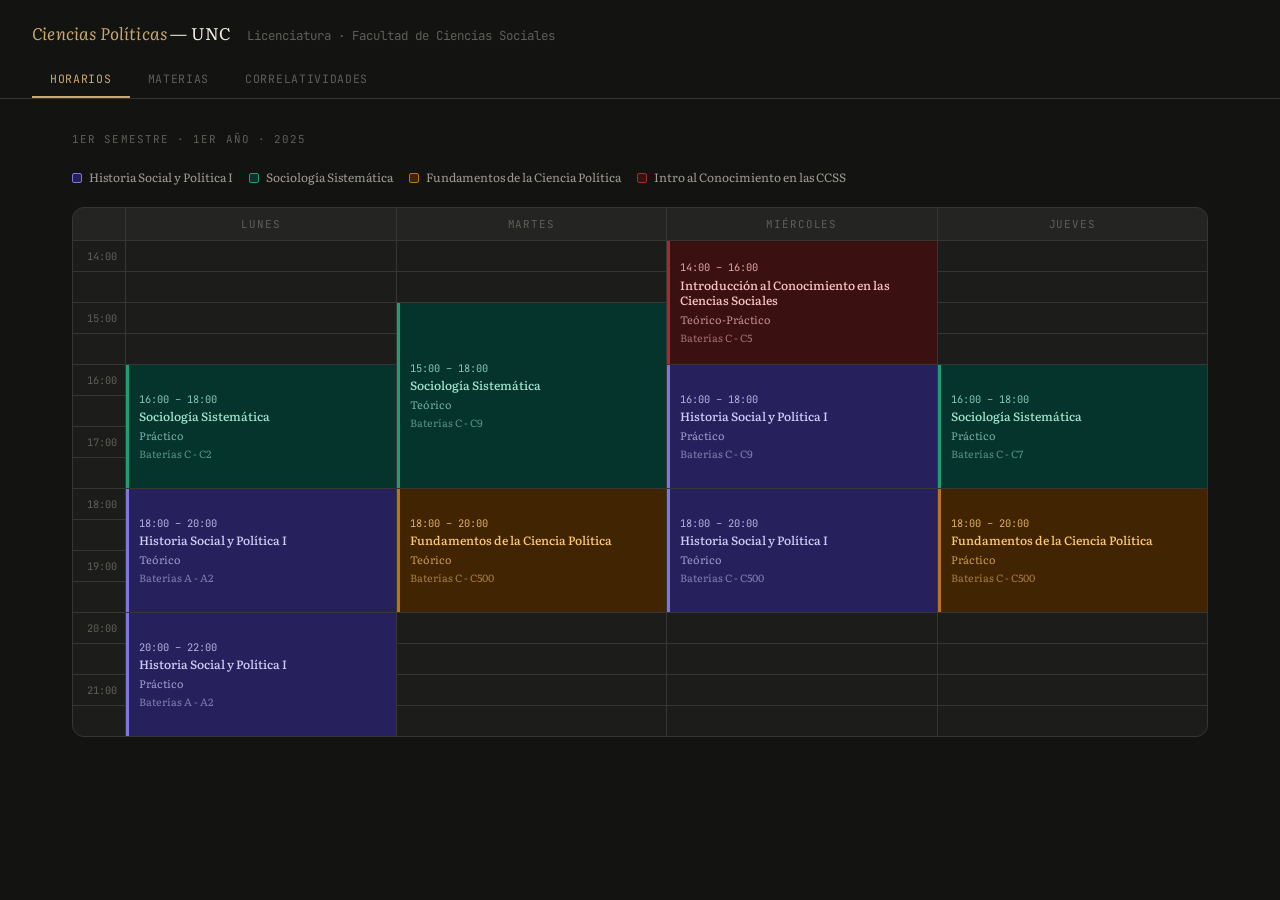
<file: index.html>
<!DOCTYPE html>
<html lang="es">
<head>
  <meta charset="UTF-8" />
  <meta name="viewport" content="width=device-width, initial-scale=1.0" />
  <title>Ciencias Políticas — UNC</title>
  <link rel="stylesheet" href="css/style.css" />
</head>
<body>

<header>
  <div class="header-top">
    <span class="site-title"><em>Ciencias Políticas</em> — UNC</span>
    <span class="site-sub">Licenciatura · Facultad de Ciencias Sociales</span>
  </div>
  <nav>
    <ul class="tabs">
      <li><button class="tab-btn active" data-tab="horarios">Horarios</button></li>
      <li><button class="tab-btn" data-tab="materias">Materias</button></li>
      <li><button class="tab-btn" data-tab="correlatividades">Correlatividades</button></li>
    </ul>
  </nav>
</header>

<main>

  <!-- ── HORARIOS ────────────────────────────────────────────── -->
  <section id="panel-horarios" class="tab-panel active">
    <p class="section-label">1er Semestre · 1er Año · 2025</p>

    <div class="horarios-legend">
      <span class="leg-item">
        <span class="leg-dot" style="background:#26215c;border:1px solid #7f77dd"></span>
        Historia Social y Política I
      </span>
      <span class="leg-item">
        <span class="leg-dot" style="background:#04342c;border:1px solid #1d9e75"></span>
        Sociología Sistemática
      </span>
      <span class="leg-item">
        <span class="leg-dot" style="background:#412402;border:1px solid #ba7517"></span>
        Fundamentos de la Ciencia Política
      </span>
      <span class="leg-item">
        <span class="leg-dot" style="background:#3a1010;border:1px solid #a32d2d"></span>
        Intro al Conocimiento en las CCSS
      </span>
    </div>

    <div class="grid-scroll">
      <div class="schedule-grid" id="schedule-grid"></div>
    </div>
  </section>

  <!-- ── MATERIAS ────────────────────────────────────────────── -->
  <section id="panel-materias" class="tab-panel">
    <p class="section-label">1er Año · Materias del Ciclo Inicial</p>
    <div class="materias-grid" id="materias-container"></div>
  </section>

  <!-- ── CORRELATIVIDADES ────────────────────────────────────── -->
  <section id="panel-correlatividades" class="tab-panel">
    <p class="section-label">Plan de estudios completo — Licenciatura en Ciencia Política</p>

    <div class="correl-legend">
      <span class="leg-item">
        <span class="leg-dot" style="background:#3a3a38;border:1px solid #888780"></span>
        Nivelación
      </span>
      <span class="leg-item">
        <span class="leg-dot" style="background:#2e2980;border:1px solid #7f77dd"></span>
        Ciclo Inicial Común
      </span>
      <span class="leg-item">
        <span class="leg-dot" style="background:#0a4a38;border:1px solid #1d9e75"></span>
        Formación Específica
      </span>
      <span class="leg-item">
        <span class="leg-dot" style="background:#4a2e08;border:1px solid #ba7517"></span>
        Formación Profesional
      </span>
    </div>

    <div id="correl-canvas-wrap">
      <canvas id="correl-canvas"></canvas>
    </div>
  </section>

</main>

<div id="tooltip"></div>
<script src="js/app.js"></script>
</body>
</html>
</file>
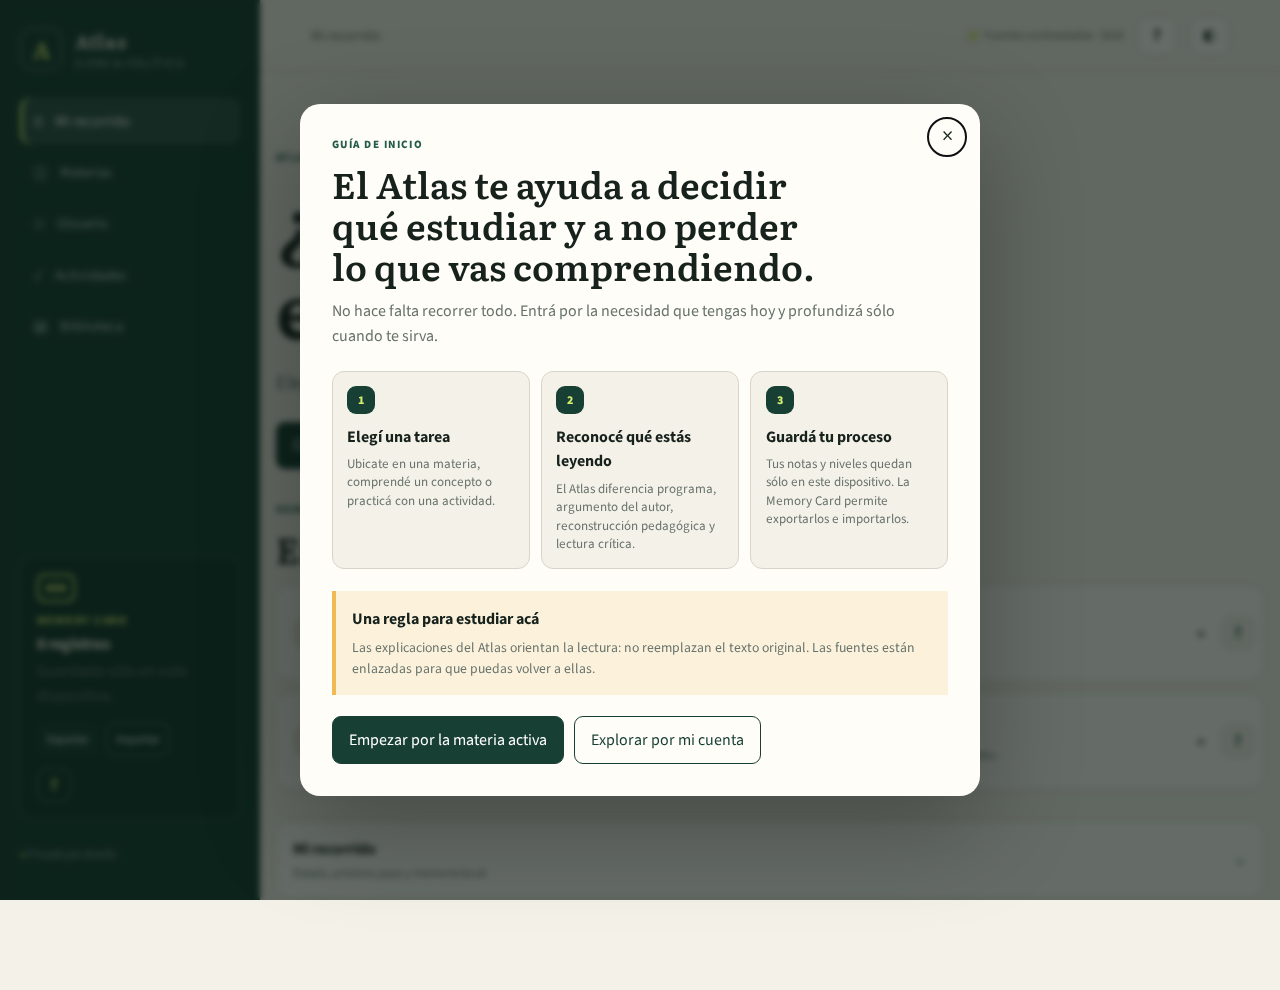
<file: atlas/index.html>
<!doctype html>
<html lang="es">
  <head>
    <meta charset="UTF-8" />
    <meta name="viewport" content="width=device-width, initial-scale=1.0" />
    <meta
      name="description"
      content="Atlas personal para estudiar Ciencia Política con trazabilidad académica y memoria local."
    />
    <title>Atlas · Ciencia Política</title>
    <script>
      (() => {
        const saved = localStorage.getItem("atlas-theme");
        const theme = saved || (matchMedia("(prefers-color-scheme: dark)").matches ? "dark" : "light");
        document.documentElement.dataset.theme = theme;
      })();
    </script>
    <link rel="stylesheet" href="./css/styles.css" />
  </head>
  <body>
    <a class="skip-link" href="#contenido">Saltar al contenido</a>
    <div class="app-shell">
      <aside class="sidebar" aria-label="Navegación principal">
        <a class="brand" href="#/" aria-label="Inicio del Atlas">
          <span class="brand-mark" aria-hidden="true">A</span>
          <span><strong>Atlas</strong><small>Ciencia Política</small></span>
        </a>

        <nav class="primary-nav">
          <a data-route="home" href="#/">
            <span aria-hidden="true">⌂</span> Mi recorrido
          </a>
          <a data-route="subject" href="#/materia/economia-politica-i">
            <span aria-hidden="true">◫</span> Materias
          </a>
          <a data-route="glossary" href="#/glosario">
            <span aria-hidden="true">◇</span> Glosario
          </a>
          <a data-route="activities" href="#/actividades">
            <span aria-hidden="true">✓</span> Actividades
          </a>
          <a data-route="library" href="#/biblioteca">
            <span aria-hidden="true">▤</span> Biblioteca
          </a>
        </nav>

        <section class="sidebar-card" aria-labelledby="memory-title">
          <div class="memory-icon" aria-hidden="true"><span></span><span></span><span></span></div>
          <div>
            <p class="eyebrow" id="memory-title">Memory Card</p>
            <p><strong id="memory-records">0 registros</strong></p>
            <p class="muted">Guardada sólo en este dispositivo.</p>
          </div>
          <div class="memory-actions">
            <button class="button button-small" id="export-memory" type="button">Exportar</button>
            <label class="button button-small button-ghost" for="import-memory">Importar</label>
            <input id="import-memory" type="file" accept="application/json,.json" hidden />
          </div>
          <button class="memory-help" id="memory-help" type="button" data-tooltip="Cómo funciona la Memory Card" aria-label="Ayuda sobre la Memory Card">?</button>
        </section>

        <p class="privacy-note"><span aria-hidden="true">●</span> Privado por diseño</p>
      </aside>

      <div class="page-column">
        <header class="topbar">
          <button class="menu-button" id="menu-button" type="button" aria-label="Abrir menú" aria-expanded="false">☰</button>
          <div class="breadcrumb" id="breadcrumb">Mi recorrido</div>
          <div class="topbar-actions">
            <div class="source-status"><span></span> Fuentes contrastadas · 2026</div>
            <button class="icon-button" id="help-button" type="button" data-tooltip="Ayuda sobre esta pantalla" aria-label="Ayuda sobre esta pantalla">?</button>
            <button class="theme-button" id="theme-button" type="button" data-tooltip="Cambiar tema" aria-label="Activar modo oscuro">◐</button>
          </div>
        </header>
        <main id="contenido" tabindex="-1"></main>
      </div>
    </div>

    <dialog class="onboarding" id="onboarding-dialog" aria-labelledby="onboarding-title">
      <div class="onboarding-sheet">
        <button class="dialog-close" id="onboarding-close" type="button" aria-label="Cerrar guía">×</button>
        <p class="eyebrow">Guía de inicio</p>
        <h2 id="onboarding-title">El Atlas te ayuda a decidir qué estudiar y a no perder lo que vas comprendiendo.</h2>
        <p class="onboarding-intro">No hace falta recorrer todo. Entrá por la necesidad que tengas hoy y profundizá sólo cuando te sirva.</p>

        <ol class="onboarding-steps">
          <li>
            <span class="step-number">1</span>
            <div><strong>Elegí una tarea</strong><p>Ubicate en una materia, comprendé un concepto o practicá con una actividad.</p></div>
          </li>
          <li>
            <span class="step-number">2</span>
            <div><strong>Reconocé qué estás leyendo</strong><p>El Atlas diferencia programa, argumento del autor, reconstrucción pedagógica y lectura crítica.</p></div>
          </li>
          <li>
            <span class="step-number">3</span>
            <div><strong>Guardá tu proceso</strong><p>Tus notas y niveles quedan sólo en este dispositivo. La Memory Card permite exportarlos e importarlos.</p></div>
          </li>
        </ol>

        <div class="onboarding-note">
          <strong>Una regla para estudiar acá</strong>
          <p>Las explicaciones del Atlas orientan la lectura: no reemplazan el texto original. Las fuentes están enlazadas para que puedas volver a ellas.</p>
        </div>

        <div class="onboarding-actions">
          <a class="button" id="onboarding-start" href="#/materia/economia-politica-i">Empezar por la materia activa</a>
          <button class="button button-ghost" id="onboarding-dismiss" type="button">Explorar por mi cuenta</button>
        </div>
      </div>
    </dialog>

    <dialog class="onboarding help-dialog" id="help-dialog" aria-labelledby="help-dialog-title">
      <div class="onboarding-sheet">
        <button class="dialog-close" id="help-dialog-close" type="button" aria-label="Cerrar ayuda">×</button>
        <p class="eyebrow" id="help-dialog-eyebrow">Ayuda</p>
        <h2 id="help-dialog-title">Cómo usar esta parte</h2>
        <p class="onboarding-intro" id="help-dialog-intro"></p>
        <ul class="help-steps" id="help-dialog-steps"></ul>
      </div>
    </dialog>

    <div class="toast" id="toast" role="status" aria-live="polite"></div>
    <script type="module" src="./js/app.js"></script>
  </body>
</html>
</file>
<file: css/style.css>
/* ============================================================
   CIENCIAS POLÍTICAS — UNC
   style.css
   ============================================================ */

@import url('https://fonts.googleapis.com/css2?family=Literata:ital,wght@0,300;0,400;0,500;1,300;1,400&family=JetBrains+Mono:wght@400;500&display=swap');

/* ── Variables ─────────────────────────────────────────────── */
:root {
  --bg:       #131312;
  --bg2:      #1c1c1a;
  --bg3:      #242422;
  --surface:  #2a2a28;
  --border:   #363634;
  --muted:    #5f5e5a;
  --text-sec: #9c9a92;
  --text:     #dddad0;
  --text-hi:  #f0ede3;
  --accent:   #c8a96e;
  --accent2:  #7f77dd;

  /* Materia colors */
  --hist-bg:  #26215c;
  --hist-bd:  #7f77dd;
  --hist-tx:  #cecbf6;
  --socio-bg: #04342c;
  --socio-bd: #1d9e75;
  --socio-tx: #9fe1cb;
  --fund-bg:  #412402;
  --fund-bd:  #ba7517;
  --fund-tx:  #fac775;
  --intro-bg: #3a1010;
  --intro-bd: #a32d2d;
  --intro-tx: #f7c1c1;

  --font-body: 'Literata', Georgia, serif;
  --font-mono: 'JetBrains Mono', monospace;
  --radius: 8px;
  --radius-lg: 12px;
}

/* ── Reset ──────────────────────────────────────────────────── */
*, *::before, *::after { box-sizing: border-box; margin: 0; padding: 0; }
html { font-size: 16px; scroll-behavior: smooth; }
body {
  background: var(--bg);
  color: var(--text);
  font-family: var(--font-body);
  min-height: 100vh;
  line-height: 1.6;
  -webkit-font-smoothing: antialiased;
}
a { color: var(--accent); text-decoration: none; }
a:hover { text-decoration: underline; }

/* ── Header ─────────────────────────────────────────────────── */
header {
  border-bottom: 1px solid var(--border);
  padding: 20px 32px 0;
  background: var(--bg);
  position: sticky;
  top: 0;
  z-index: 50;
}
.header-top {
  display: flex;
  align-items: baseline;
  gap: 16px;
  margin-bottom: 16px;
}
.site-title {
  font-size: 1.05rem;
  font-weight: 400;
  color: var(--text-hi);
  letter-spacing: 0.01em;
}
.site-title em {
  font-style: italic;
  color: var(--accent);
}
.site-sub {
  font-size: 0.78rem;
  color: var(--muted);
  font-family: var(--font-mono);
}

/* ── Tabs ───────────────────────────────────────────────────── */
.tabs {
  display: flex;
  gap: 0;
  list-style: none;
}
.tab-btn {
  background: none;
  border: none;
  border-bottom: 2px solid transparent;
  color: var(--muted);
  cursor: pointer;
  font-family: var(--font-mono);
  font-size: 0.72rem;
  letter-spacing: 0.06em;
  padding: 8px 18px 10px;
  text-transform: uppercase;
  transition: color 0.15s, border-color 0.15s;
}
.tab-btn:hover { color: var(--text); }
.tab-btn.active {
  color: var(--accent);
  border-bottom-color: var(--accent);
}

/* ── Main layout ────────────────────────────────────────────── */
main { padding: 32px; max-width: 1200px; margin: 0 auto; }

.tab-panel { display: none; }
.tab-panel.active { display: block; }

/* ── Section titles ─────────────────────────────────────────── */
.section-label {
  font-family: var(--font-mono);
  font-size: 0.68rem;
  letter-spacing: 0.1em;
  text-transform: uppercase;
  color: var(--muted);
  margin-bottom: 20px;
}

/* ══════════════════════════════════════════════════════════════
   HORARIOS
   ══════════════════════════════════════════════════════════════ */
.horarios-legend {
  display: flex;
  gap: 16px;
  flex-wrap: wrap;
  margin-bottom: 20px;
}
.leg-item {
  display: flex;
  align-items: center;
  gap: 7px;
  font-size: 0.75rem;
  color: var(--text-sec);
}
.leg-dot {
  width: 10px; height: 10px;
  border-radius: 2px;
  flex-shrink: 0;
}

.grid-scroll { overflow-x: auto; }
.schedule-grid {
  display: grid;
  gap: 1px;
  background: var(--border);
  border: 1px solid var(--border);
  border-radius: var(--radius-lg);
  overflow: hidden;
  min-width: 580px;
}

.cell-header {
  background: var(--bg3);
  display: flex; align-items: center; justify-content: center;
  font-family: var(--font-mono);
  font-size: 0.68rem;
  letter-spacing: 0.08em;
  text-transform: uppercase;
  color: var(--muted);
  padding: 8px 4px;
}
.cell-time {
  background: var(--bg2);
  display: flex; align-items: center; justify-content: flex-end;
  font-family: var(--font-mono);
  font-size: 0.65rem;
  color: var(--muted);
  padding: 0 8px 0 0;
}
.cell-empty { background: var(--bg2); }

.cell-block {
  display: flex; flex-direction: column; justify-content: center;
  padding: 6px 10px;
  cursor: pointer;
  transition: filter 0.15s;
  gap: 2px;
  overflow: hidden;
}
.cell-block:hover { filter: brightness(1.18); }
.cell-block .b-time  { font-family: var(--font-mono); font-size: 0.65rem; opacity: 0.85; }
.cell-block .b-mat   { font-size: 0.75rem; font-weight: 500; line-height: 1.3; }
.cell-block .b-tipo  { font-size: 0.68rem; opacity: 0.72; }
.cell-block .b-aula  { font-size: 0.65rem; opacity: 0.55; }

.c-hist  { background: var(--hist-bg);  border-left: 3px solid var(--hist-bd);  color: var(--hist-tx); }
.c-socio { background: var(--socio-bg); border-left: 3px solid var(--socio-bd); color: var(--socio-tx); }
.c-fund  { background: var(--fund-bg);  border-left: 3px solid var(--fund-bd);  color: var(--fund-tx); }
.c-intro { background: var(--intro-bg); border-left: 3px solid var(--intro-bd); color: var(--intro-tx); }

/* ══════════════════════════════════════════════════════════════
   CORRELATIVIDADES
   ══════════════════════════════════════════════════════════════ */
.correl-legend {
  display: flex; gap: 16px; flex-wrap: wrap; margin-bottom: 16px;
}
#correl-canvas-wrap { overflow-x: auto; }

/* ══════════════════════════════════════════════════════════════
   MATERIAS
   ══════════════════════════════════════════════════════════════ */
.materias-grid {
  display: grid;
  grid-template-columns: repeat(auto-fill, minmax(280px, 1fr));
  gap: 16px;
  margin-bottom: 32px;
}
.materia-card {
  background: var(--bg2);
  border: 1px solid var(--border);
  border-radius: var(--radius-lg);
  cursor: pointer;
  transition: border-color 0.15s, background 0.15s;
  overflow: hidden;
}
.materia-card:hover { border-color: var(--muted); background: var(--bg3); }
.materia-card.open  { border-color: var(--accent); }

.card-header {
  padding: 14px 16px;
  border-left: 3px solid transparent;
  display: flex; align-items: flex-start; justify-content: space-between; gap: 8px;
}
.card-header h3 { font-size: 0.88rem; font-weight: 500; color: var(--text-hi); line-height: 1.3; }
.card-header .cod {
  font-family: var(--font-mono); font-size: 0.65rem;
  color: var(--muted); margin-top: 3px;
}
.card-chevron { color: var(--muted); font-size: 0.8rem; transition: transform 0.2s; flex-shrink: 0; margin-top: 2px; }
.materia-card.open .card-chevron { transform: rotate(180deg); }

.card-body {
  display: none;
  padding: 0 16px 16px;
  border-top: 1px solid var(--border);
}
.materia-card.open .card-body { display: block; }

.card-section { margin-top: 14px; }
.card-section-title {
  font-family: var(--font-mono);
  font-size: 0.62rem;
  letter-spacing: 0.1em;
  text-transform: uppercase;
  color: var(--muted);
  margin-bottom: 8px;
}
.card-section p { font-size: 0.82rem; color: var(--text-sec); line-height: 1.6; }

.unidades-list {
  list-style: none;
  display: flex; flex-direction: column; gap: 4px;
}
.unidades-list li {
  font-size: 0.78rem;
  color: var(--text-sec);
  padding-left: 12px;
  position: relative;
  line-height: 1.4;
}
.unidades-list li::before {
  content: '—';
  position: absolute; left: 0;
  color: var(--muted);
}

.docentes-grid {
  display: flex; flex-wrap: wrap; gap: 6px;
}
.docente-tag {
  background: var(--surface);
  border: 1px solid var(--border);
  border-radius: 4px;
  font-family: var(--font-mono);
  font-size: 0.65rem;
  color: var(--text-sec);
  padding: 3px 8px;
}

/* Links list (materiales, notebooklm) */
.links-list { list-style: none; display: flex; flex-direction: column; gap: 6px; }
.links-list li { font-size: 0.8rem; }
.links-list a {
  color: var(--accent);
  display: flex; align-items: center; gap: 6px;
}
.links-list a::before { content: '↗'; font-size: 0.7rem; }
.empty-state {
  font-size: 0.75rem;
  color: var(--muted);
  font-style: italic;
}

/* Notas (textarea estilo) */
.notas-area {
  background: var(--surface);
  border: 1px solid var(--border);
  border-radius: var(--radius);
  padding: 10px 12px;
  font-family: var(--font-body);
  font-size: 0.8rem;
  color: var(--text);
  width: 100%;
  min-height: 80px;
  resize: vertical;
  outline: none;
  transition: border-color 0.15s;
  line-height: 1.6;
}
.notas-area:focus { border-color: var(--accent); }

/* Parciales */
.parciales-list { list-style: none; display: flex; flex-direction: column; gap: 6px; }
.parcial-item {
  display: flex; align-items: center; gap: 10px;
  font-size: 0.8rem;
  color: var(--text-sec);
}
.parcial-date {
  font-family: var(--font-mono);
  font-size: 0.68rem;
  background: var(--surface);
  border: 1px solid var(--border);
  border-radius: 4px;
  padding: 2px 8px;
  color: var(--text-sec);
  white-space: nowrap;
}

/* ── Tooltip ─────────────────────────────────────────────────── */
#tooltip {
  position: fixed;
  background: var(--bg3);
  border: 1px solid var(--border);
  border-radius: var(--radius);
  padding: 10px 14px;
  font-size: 0.78rem;
  color: var(--text);
  max-width: 260px;
  line-height: 1.6;
  pointer-events: none;
  display: none;
  z-index: 200;
}
#tooltip strong { color: var(--accent); display: block; margin-bottom: 4px; }
#tooltip .tl { color: var(--muted); font-size: 0.7rem; font-family: var(--font-mono); }

/* ── Scrollbar ───────────────────────────────────────────────── */
::-webkit-scrollbar { width: 6px; height: 6px; }
::-webkit-scrollbar-track { background: var(--bg); }
::-webkit-scrollbar-thumb { background: var(--border); border-radius: 3px; }
::-webkit-scrollbar-thumb:hover { background: var(--muted); }
</file>
<file: atlas/css/styles.css>
@font-face {
  font-family: "Source Sans 3";
  src: url("../fonts/source-sans-3-variable.woff2") format("woff2");
  font-style: normal;
  font-weight: 200 900;
  font-display: swap;
}

@font-face {
  font-family: "Literata";
  src: url("../fonts/literata-regular.woff2") format("woff2");
  font-style: normal;
  font-weight: 400;
  font-display: swap;
}

@font-face {
  font-family: "Literata";
  src: url("../fonts/literata-semibold.woff2") format("woff2");
  font-style: normal;
  font-weight: 600;
  font-display: swap;
}

:root {
  color-scheme: light;
  --ink: #17221d;
  --muted: #67736c;
  --paper: #f4f1e9;
  --surface: #fffdf8;
  --surface-2: #ece8de;
  --line: #d8d4c9;
  --forest: #173f34;
  --forest-2: #245c4b;
  --lime: #d5ec72;
  --gold: #efba53;
  --blue: #6f8fa8;
  --red: #a7554a;
  --shadow: 0 18px 50px rgba(29, 45, 37, 0.08);
  --radius: 18px;
  --motion-fast: 160ms;
  --motion-standard: 220ms;
  --ease-out: cubic-bezier(.2, .8, .2, 1);
  --font-interface: "Source Sans 3", ui-sans-serif, system-ui, -apple-system, BlinkMacSystemFont, "Segoe UI", sans-serif;
  --font-reading: "Literata", Georgia, "Times New Roman", serif;
  font-family: var(--font-interface);
}

:root[data-theme="dark"] {
  color-scheme: dark;
  --ink: #edf4ef;
  --muted: #aebbb4;
  --paper: #101713;
  --surface: #17221d;
  --surface-2: #233029;
  --line: #34443b;
  --forest: #d7ed77;
  --forest-2: #b9d36a;
  --lime: #d7ed77;
  --gold: #efba53;
  --blue: #91b6d0;
  --red: #df8b80;
  --shadow: 0 18px 50px rgba(0, 0, 0, .22);
}

* { box-sizing: border-box; }
html { scroll-behavior: smooth; }
body { margin: 0; color: var(--ink); background: var(--paper); line-height: 1.55; }
button, textarea, select, input { font: inherit; }
button, a { -webkit-tap-highlight-color: transparent; }
a { color: inherit; }

.skip-link { position: fixed; left: 1rem; top: -5rem; z-index: 100; background: var(--lime); padding: .65rem 1rem; border-radius: 8px; }
.skip-link:focus { top: 1rem; }
.app-shell { min-height: 100vh; display: grid; grid-template-columns: 260px 1fr; }
.sidebar { position: sticky; top: 0; height: 100vh; overflow-y: auto; display: flex; flex-direction: column; gap: 1.6rem; padding: 1.6rem 1.25rem; background: var(--forest); color: #f8f5eb; }
.brand { display: flex; align-items: center; gap: .8rem; text-decoration: none; }
.brand-mark { display: grid; place-items: center; width: 42px; height: 42px; border: 1px solid rgba(255,255,255,.4); border-radius: 12px; color: var(--lime); font: 600 1.45rem var(--font-reading); }
.brand strong, .brand small { display: block; }
.brand strong { font: 600 1.2rem var(--font-reading); letter-spacing: .04em; }
.brand small { color: rgba(255,255,255,.66); font-size: .72rem; text-transform: uppercase; letter-spacing: .12em; }
.primary-nav { display: grid; gap: .35rem; }
.primary-nav a { display: flex; gap: .75rem; align-items: center; padding: .72rem .85rem; border-radius: 10px; color: rgba(255,255,255,.72); text-decoration: none; font-size: .92rem; transition: color var(--motion-fast) ease, background-color var(--motion-fast) ease, box-shadow var(--motion-fast) ease; }
.primary-nav a:hover, .primary-nav a[aria-current="page"] { background: rgba(255,255,255,.1); color: #fff; }
.primary-nav a[aria-current="page"] { box-shadow: inset 3px 0 var(--lime); }
.sidebar-card { margin-top: auto; padding: 1rem; border: 1px solid rgba(255,255,255,.15); border-radius: 14px; background: rgba(0,0,0,.11); }
.sidebar-card p { margin: .15rem 0; }
.memory-icon { display: flex; width: 38px; gap: 3px; padding: 8px; margin-bottom: .65rem; border: 2px solid var(--lime); border-radius: 7px; }
.memory-icon span { width: 5px; height: 8px; background: var(--lime); }
.memory-actions { display: flex; gap: .45rem; margin-top: .85rem; }
.memory-help { display: grid; place-items: center; width: 34px; height: 34px; margin-top: .75rem; border: 1px solid rgba(255,255,255,.35); border-radius: 10px; background: transparent; color: var(--lime); cursor: pointer; font-weight: 800; }
.privacy-note { color: rgba(255,255,255,.54); font-size: .73rem; }
.privacy-note span { color: var(--lime); font-size: .55rem; }
.page-column { min-width: 0; }
.topbar { min-height: 72px; display: flex; align-items: center; justify-content: space-between; padding: 0 clamp(1rem, 4vw, 4rem); border-bottom: 1px solid var(--line); background: color-mix(in srgb, var(--paper) 88%, transparent); backdrop-filter: blur(8px); }
.breadcrumb { color: var(--muted); font-size: .85rem; }
.topbar-actions { display: flex; align-items: center; gap: .9rem; }
.source-status { display: flex; align-items: center; gap: .45rem; color: var(--muted); font-size: .75rem; }
.source-status span { width: 7px; height: 7px; border-radius: 50%; background: var(--lime); box-shadow: 0 0 0 3px rgba(173,194,72,.2); }
.menu-button { display: none; border: 0; background: transparent; font-size: 1.25rem; }
.theme-button { display: grid; place-items: center; width: 38px; height: 38px; border: 1px solid var(--line); border-radius: 10px; background: var(--surface); color: var(--ink); cursor: pointer; transition: transform var(--motion-fast) var(--ease-out), border-color var(--motion-fast) ease, background-color var(--motion-fast) ease; }
.icon-button { display: grid; place-items: center; width: 38px; height: 38px; border: 1px solid var(--line); border-radius: 10px; background: var(--surface); color: var(--ink); cursor: pointer; font-weight: 800; transition: transform var(--motion-fast) var(--ease-out), border-color var(--motion-fast) ease, background-color var(--motion-fast) ease; }
.theme-button:hover, .icon-button:hover { border-color: var(--forest-2); }
.theme-button:active, .icon-button:active, .mini-help:active { transform: scale(.94); }
main { width: min(1120px, calc(100% - 2rem)); margin: 0 auto; padding: clamp(2rem, 6vw, 5rem) 0 5rem; }
main.is-entering > * { animation: page-enter var(--motion-standard) var(--ease-out) both; }

h1, h2, h3 { margin-top: 0; font-family: var(--font-reading); line-height: 1.14; text-wrap: balance; }
h1 { max-width: 820px; margin-bottom: 1rem; font-size: clamp(2.4rem, 6vw, 5rem); font-weight: 600; letter-spacing: -.03em; }
h2 { font-size: clamp(1.55rem, 3vw, 2.25rem); font-weight: 600; }
h3 { font-size: 1.2rem; font-weight: 600; }
p { margin-top: 0; }
.eyebrow { margin-bottom: .6rem; color: var(--forest-2); font-size: .7rem; font-weight: 800; letter-spacing: .13em; text-transform: uppercase; }
.sidebar .eyebrow { color: var(--lime); }
.lead { max-width: 720px; color: var(--muted); font-size: clamp(1rem, 2vw, 1.25rem); }
.muted { color: var(--muted); }
.hero { margin-bottom: 3.2rem; }
.home-hero { margin-bottom: 2rem; }
.hero-actions { display: flex; gap: .7rem; flex-wrap: wrap; margin-top: 1.5rem; }
.button { display: inline-flex; align-items: center; justify-content: center; min-height: 44px; padding: .65rem 1rem; border: 1px solid var(--forest); border-radius: 9px; background: var(--forest); color: #fff; text-decoration: none; cursor: pointer; transition: transform var(--motion-fast) var(--ease-out), background-color var(--motion-fast) ease, border-color var(--motion-fast) ease; }
.button:hover { background: var(--forest-2); }
.button:active { transform: scale(.98); }
.button-ghost { background: transparent; color: var(--forest); }
.sidebar .button-ghost { border-color: rgba(255,255,255,.35); color: #fff; }
.button-small { min-height: 34px; padding: .35rem .55rem; font-size: .74rem; }
.button-text { border: 0; background: transparent; color: var(--forest-2); padding: 0; cursor: pointer; text-decoration: underline; text-underline-offset: 3px; }
.card-grid { display: grid; grid-template-columns: repeat(12, 1fr); gap: 1rem; }
.card { grid-column: span 4; padding: 1.3rem; border: 1px solid var(--line); border-radius: var(--radius); background: var(--surface); box-shadow: var(--shadow); }
.card.wide { grid-column: span 8; }
.card.full { grid-column: 1 / -1; }
.card-topline { display: flex; justify-content: space-between; align-items: flex-start; gap: 1rem; }
.number { font: 600 2.4rem var(--font-reading); }
.tag { display: inline-flex; padding: .25rem .55rem; border-radius: 999px; background: var(--surface-2); color: var(--forest); font-size: .7rem; font-weight: 700; }
.tag.source { background: #e4edda; }
.tag.reconstruction { background: #dfe9ef; }
.tag.question { background: #f3dfd6; }
.tag.status-developed { background: #e4edda; color: #28513e; }
.tag.status-current { background: #f5df9d; color: #60470f; }
.tag.status-mapped { background: #dfe9ef; color: #365a70; }
.metric-row { display: flex; gap: 1rem; margin: 1rem 0; }
.metric-row div { flex: 1; }
.metric-row strong, .metric-row span { display: block; }
.metric-row strong { font: 600 1.5rem var(--font-reading); }
.metric-row span { color: var(--muted); font-size: .72rem; }
.metric-note { margin: .8rem 0 0; color: var(--muted); font-size: .78rem; }
.progress-track { height: 7px; overflow: hidden; border-radius: 999px; background: var(--surface-2); }
.progress-track span { display: block; height: 100%; border-radius: inherit; background: var(--forest-2); transition: width .25s ease; }
.section-heading { display: flex; justify-content: space-between; align-items: end; gap: 1rem; margin: 3.5rem 0 1rem; }
.section-heading.compact { margin-top: 2rem; }
.section-heading h2 { margin-bottom: 0; }
.section-heading .meta-line { align-items: center; margin-bottom: .55rem; }
.section-heading .meta-line .eyebrow { margin-bottom: 0; }
.path-list { display: grid; gap: .75rem; }
.path-item { display: grid; grid-template-columns: 38px 1fr auto; align-items: center; gap: 1rem; padding: 1rem 1.15rem; border: 1px solid var(--line); border-radius: 13px; background: var(--surface); text-decoration: none; transition: transform var(--motion-fast) var(--ease-out), border-color var(--motion-fast) ease, box-shadow var(--motion-fast) ease; }
.path-item:hover { border-color: var(--forest-2); transform: translateY(-1px); }
.path-index { display: grid; place-items: center; width: 36px; height: 36px; border-radius: 10px; background: var(--forest); color: var(--lime); font-size: .8rem; font-weight: 800; }
.path-item strong, .path-item small { display: block; }
.path-item small { color: var(--muted); }
.path-arrow { color: var(--forest-2); }

.intent-grid { display: grid; grid-template-columns: repeat(3, minmax(0, 1fr)); gap: .75rem; margin-bottom: 2.4rem; }
.intent-card { display: grid; grid-template-columns: 34px 1fr auto; gap: .75rem; align-items: center; min-height: 110px; padding: 1rem; border: 1px solid var(--line); border-radius: 14px; background: var(--surface); text-decoration: none; transition: transform var(--motion-fast) var(--ease-out), border-color var(--motion-fast) ease, box-shadow var(--motion-fast) ease; }
.intent-card:hover { border-color: var(--forest-2); transform: translateY(-1px); }
.intent-card.primary { border-color: color-mix(in srgb, var(--forest-2) 55%, var(--line)); }
.intent-icon { display: grid; place-items: center; width: 32px; height: 32px; border-radius: 10px; background: var(--surface-2); color: var(--forest-2); font-weight: 800; }
.intent-card strong, .intent-card small { display: block; }
.intent-card small { margin-top: .25rem; color: var(--muted); line-height: 1.35; }
.more-navigation { margin-top: 2rem; border-top: 1px solid var(--line); padding-top: 1rem; }
.more-navigation > summary { color: var(--forest-2); cursor: pointer; font-weight: 700; }
.more-navigation .path-list { margin-top: 1rem; }

.compact-hero { margin-bottom: 1.6rem; }
.compact-hero h1 { margin-bottom: .65rem; }
.tool-grid { display: grid; grid-template-columns: repeat(2, minmax(0, 1fr)); gap: .75rem; margin-bottom: 2rem; }
.tool-card { position: relative; display: grid; grid-template-columns: 1fr 42px; align-items: stretch; border: 1px solid var(--line); border-radius: 14px; background: var(--surface); transition: transform var(--motion-fast) var(--ease-out), border-color var(--motion-fast) ease, box-shadow var(--motion-fast) ease; }
.tool-card:hover { border-color: var(--forest-2); transform: translateY(-1px); }
.tool-card-link { display: grid; grid-template-columns: 34px 1fr auto; gap: .75rem; align-items: center; min-height: 94px; padding: 1rem; text-decoration: none; }
.tool-card-link strong, .tool-card-link small { display: block; }
.tool-card-link small { margin-top: .2rem; color: var(--muted); line-height: 1.35; }
.mini-help { align-self: center; display: grid; place-items: center; width: 34px; height: 34px; border: 1px solid var(--line); border-radius: 10px; background: var(--paper); color: var(--forest-2); cursor: pointer; font-weight: 800; transition: transform var(--motion-fast) var(--ease-out), border-color var(--motion-fast) ease, background-color var(--motion-fast) ease; }
.mini-help:hover, .mini-help:focus-visible { border-color: var(--forest-2); }

.progressive-section { margin: .75rem 0; overflow: hidden; border: 1px solid var(--line); border-radius: 14px; background: var(--surface); transition: border-color var(--motion-fast) ease, box-shadow var(--motion-fast) ease; }
.progressive-section > summary { display: flex; min-height: 64px; align-items: center; justify-content: space-between; gap: 1rem; padding: .9rem 1rem; cursor: pointer; list-style: none; transition: background-color var(--motion-fast) ease; }
.progressive-section > summary::-webkit-details-marker { display: none; }
.progressive-section > summary > span:first-child strong, .progressive-section > summary > span:first-child small { display: block; }
.progressive-section > summary small { margin-top: .15rem; color: var(--muted); font-size: .76rem; font-weight: 400; }
.progressive-section > summary > span:last-child { color: var(--forest-2); transition: transform .2s ease; }
.progressive-section[open] > summary > span:last-child { transform: rotate(180deg); }
.progressive-section[open] > summary { border-bottom: 1px solid var(--line); }
.progressive-section[open] { border-color: color-mix(in srgb, var(--forest-2) 32%, var(--line)); box-shadow: 0 10px 30px rgba(29, 45, 37, .055); }
.progressive-content { padding: 1rem; }
.progressive-section[open] > .progressive-content,
.reading-section[open] > div,
.epistemic-layer[open] > p { animation: reveal-content var(--motion-standard) var(--ease-out) both; }
.home-status { margin-top: 2rem; }
.home-status .card-grid { padding: 1rem; }
.current-focus { display: flex; align-items: center; gap: .8rem; margin-bottom: 1rem; padding: .85rem 1rem; border-left: 4px solid var(--gold); background: color-mix(in srgb, var(--gold) 14%, var(--surface)); }
.current-focus strong, .current-focus small { display: block; }
.current-focus small { margin-top: .2rem; color: var(--muted); }
.unit-summary { display: flex; align-items: center; gap: .8rem; min-width: 0; }
.unit-number { display: grid; flex: 0 0 auto; place-items: center; width: 36px; height: 36px; border-radius: 10px; background: var(--surface-2); color: var(--forest-2); font-weight: 800; }
.unit-question { max-width: 68ch; margin-bottom: .8rem; font-family: var(--font-reading); font-size: 1.05rem; line-height: 1.68; }
.unit-actions { justify-content: flex-start; margin-bottom: 1rem; }
.catalog-author { margin: 0 0 .15rem; color: var(--forest-2); font-size: .72rem; font-weight: 800; letter-spacing: .06em; text-transform: uppercase; }
.compact-link-list { display: grid; gap: .45rem; }
.compact-link-list a { display: flex; min-height: 46px; align-items: center; justify-content: space-between; gap: 1rem; padding: .7rem .8rem; border-radius: 9px; background: var(--paper); text-decoration: none; }
.compact-link-list a:hover { color: var(--forest-2); }
.rights-note { margin-top: 1.5rem; color: var(--muted); font-size: .84rem; }
.rights-note summary { min-height: 44px; cursor: pointer; color: var(--forest-2); font-weight: 700; }
.rights-note p { max-width: 760px; }

.help-steps { display: grid; gap: .65rem; padding-left: 1.25rem; margin: 1.2rem 0 0; }
.help-steps li { padding-left: .25rem; }
.reading-section, .epistemic-layer { margin: .65rem 0; border: 1px solid var(--line); border-radius: 12px; background: var(--surface); transition: border-color var(--motion-fast) ease, box-shadow var(--motion-fast) ease; }
.reading-section > summary, .epistemic-layer > summary { display: flex; min-height: 50px; align-items: center; justify-content: space-between; gap: 1rem; padding: .75rem .9rem; cursor: pointer; list-style: none; color: var(--forest-2); font-weight: 700; }
.reading-section > summary::-webkit-details-marker, .epistemic-layer > summary::-webkit-details-marker { display: none; }
.reading-section > div, .epistemic-layer > p { padding: 0 .9rem .9rem; }
.reading-section[open], .epistemic-layer[open] { border-color: color-mix(in srgb, var(--forest-2) 28%, var(--line)); box-shadow: 0 8px 24px rgba(29, 45, 37, .045); }
.reading-section p:last-child, .epistemic-layer p:last-child { margin-bottom: 0; }
.epistemic-layer > p { max-width: 68ch; color: var(--ink); font-family: var(--font-reading); font-size: 1.05rem; line-height: 1.68; }

.context-help { margin: -1.5rem 0 2rem; border: 1px solid var(--line); border-radius: 12px; background: var(--surface); }
.context-help > summary { padding: .8rem 1rem; color: var(--forest-2); cursor: pointer; font-weight: 700; font-size: .85rem; }
.context-help > div { padding: 0 1rem 1rem; }
.context-help strong { display: block; margin-bottom: .3rem; }
.context-help p { margin: 0; color: var(--muted); font-size: .88rem; }
.reading-body .context-help { margin: 1rem 0 1.5rem; }

.onboarding { width: min(680px, calc(100% - 2rem)); max-height: min(88vh, 760px); padding: 0; border: 0; border-radius: 20px; background: var(--surface); color: var(--ink); box-shadow: 0 30px 100px rgba(0,0,0,.28); }
.onboarding::backdrop { background: rgba(7, 18, 13, .62); backdrop-filter: blur(3px); }
.onboarding[open] .onboarding-sheet { animation: dialog-enter var(--motion-standard) var(--ease-out) both; }
.onboarding-sheet { position: relative; padding: clamp(1.25rem, 4vw, 2rem); }
.dialog-close { position: absolute; top: .8rem; right: .8rem; display: grid; place-items: center; width: 40px; height: 40px; border: 1px solid var(--line); border-radius: 50%; background: var(--surface); color: var(--ink); cursor: pointer; font-size: 1.4rem; }
.onboarding h2 { max-width: 590px; margin-bottom: .8rem; padding-right: 2rem; }
.onboarding-intro { max-width: 590px; color: var(--muted); }
.onboarding-steps { display: grid; grid-template-columns: repeat(3, 1fr); gap: .7rem; padding: 0; margin: 1.4rem 0; list-style: none; }
.onboarding-steps li { padding: .9rem; border: 1px solid var(--line); border-radius: 12px; background: var(--paper); }
.onboarding-steps p { margin: .35rem 0 0; color: var(--muted); font-size: .82rem; line-height: 1.4; }
.step-number { display: grid; place-items: center; width: 28px; height: 28px; margin-bottom: .65rem; border-radius: 9px; background: var(--forest); color: var(--lime); font-size: .75rem; font-weight: 800; }
.onboarding-note { padding: 1rem; border-left: 4px solid var(--gold); background: color-mix(in srgb, var(--gold) 17%, var(--surface)); }
.onboarding-note p { margin: .3rem 0 0; color: var(--muted); font-size: .86rem; }
.onboarding-actions { display: flex; gap: .65rem; margin-top: 1.3rem; }

.reading-layout { display: grid; grid-template-columns: minmax(0, 1fr) 300px; gap: 2rem; align-items: start; }
.reading-body { min-width: 0; }
.reading-body h1 { font-size: clamp(2.2rem, 5vw, 4.25rem); }
.meta-line { display: flex; flex-wrap: wrap; gap: .55rem; margin-bottom: 1.2rem; }
.prose { max-width: 68ch; }
.prose h2 { margin-top: 2.5rem; }
.prose p { margin-bottom: 1.25em; font-family: var(--font-reading); font-size: clamp(1.08rem, 1rem + .25vw, 1.18rem); line-height: 1.75; text-wrap: pretty; }
.concept-link { color: var(--forest-2); text-decoration-color: var(--lime); text-decoration-thickness: 3px; text-underline-offset: 3px; }
.margin-panel { position: sticky; top: 1.5rem; display: grid; gap: 1rem; }
.panel { padding: 1rem; border: 1px solid var(--line); border-radius: 14px; background: var(--surface); }
.panel h3 { margin-bottom: .55rem; }
.panel p:last-child { margin-bottom: 0; }
.source-list { display: grid; gap: .6rem; padding: 0; list-style: none; font-size: .82rem; }
.source-list a { color: var(--forest-2); }
.callout { margin: 2rem 0; padding: 1.2rem 1.3rem; border-left: 4px solid var(--gold); background: #f9efda; }
.callout p:not(.eyebrow) { max-width: 68ch; font-family: var(--font-reading); font-size: 1.05rem; line-height: 1.65; }
.callout p:last-child { margin-bottom: 0; }
.study-workspace { margin-top: 3rem; padding: clamp(1rem, 3vw, 1.6rem); border: 1px solid var(--line); border-radius: var(--radius); background: var(--surface); }
.study-workspace textarea { width: 100%; min-height: 150px; resize: vertical; padding: 1rem; border: 1px solid var(--line); border-radius: 10px; background: var(--paper); color: var(--ink); font-family: var(--font-reading); font-size: 1.02rem; line-height: 1.65; }
.study-workspace textarea:focus { outline: 3px solid rgba(111,143,168,.25); border-color: var(--blue); }
.workspace-footer { display: flex; justify-content: space-between; align-items: center; gap: 1rem; margin-top: .65rem; }
.save-status { color: var(--muted); font-size: .76rem; }
.level-picker { display: grid; grid-template-columns: repeat(5, 1fr); gap: .35rem; margin: 1rem 0; }
.level-picker button { min-height: 50px; padding: .45rem; border: 1px solid var(--line); border-radius: 8px; background: var(--paper); color: var(--muted); cursor: pointer; font-size: .7rem; }
.level-picker button.active { border-color: var(--forest); background: var(--forest); color: var(--paper); }
.level-picker button.complete { background: var(--surface-2); color: var(--forest-2); }
.level-picker button span { display: block; font-weight: 800; }
.glossary-grid { display: grid; grid-template-columns: repeat(2, minmax(0, 1fr)); gap: 1rem; }
.concept-card { display: block; padding: 1.2rem; border: 1px solid var(--line); border-radius: 14px; background: var(--surface); text-decoration: none; }
.concept-card:hover { border-color: var(--forest-2); }
.concept-card h3 { margin: .4rem 0; }
.relations { display: flex; gap: .5rem; flex-wrap: wrap; }
.relation { padding: .35rem .6rem; border-radius: 7px; background: var(--surface-2); color: var(--forest-2); font-size: .76rem; text-decoration: none; }
.unit-block { margin-top: 2.5rem; }
.catalog-list { display: grid; gap: .65rem; }
.catalog-item { display: grid; grid-template-columns: 1fr auto; gap: 1rem; align-items: center; padding: 1rem 1.1rem; border: 1px solid var(--line); border-radius: 12px; background: var(--surface); }
.catalog-item h3 { margin-bottom: .2rem; }
.catalog-item p { margin-bottom: 0; }
.catalog-actions { display: flex; gap: .45rem; align-items: center; flex-wrap: wrap; justify-content: flex-end; }
.resource-grid { display: grid; grid-template-columns: repeat(2, minmax(0, 1fr)); gap: .8rem; }
.resource-card { display: flex; flex-direction: column; align-items: flex-start; gap: .6rem; padding: 1.1rem; border: 1px solid var(--line); border-radius: 14px; background: var(--surface); }
.resource-card h3, .resource-card p { margin-bottom: 0; }
.resource-card a { margin-top: auto; }
.resource-card.pending { border-style: dashed; }
.activity-grid { display: grid; grid-template-columns: repeat(2, minmax(0, 1fr)); gap: 1rem; }
.activity-card { display: flex; flex-direction: column; align-items: flex-start; padding: 1.2rem; border: 1px solid var(--line); border-radius: 14px; background: var(--surface); }
.activity-card h3 { margin: .55rem 0; }
.activity-card .button-text { margin-top: auto; }
.step-list { display: grid; gap: .7rem; padding: 0; list-style: none; counter-reset: steps; }
.step-list li { display: grid; grid-template-columns: 34px 1fr; gap: .8rem; align-items: start; }
.step-list li::before { counter-increment: steps; content: counter(steps); display: grid; place-items: center; width: 30px; height: 30px; border-radius: 9px; background: var(--surface-2); color: var(--forest-2); font-weight: 800; font-size: .75rem; }
.epistemic-stack { display: grid; gap: .7rem; margin: 1.5rem 0; }
.epistemic-row { display: grid; grid-template-columns: 145px 1fr; gap: 1rem; padding: .9rem 0; border-top: 1px solid var(--line); }
.epistemic-row strong { font-size: .8rem; color: var(--forest-2); }
.empty { padding: 3rem; text-align: center; border: 1px dashed var(--line); border-radius: var(--radius); }
.toast { position: fixed; right: 1rem; bottom: 1rem; z-index: 110; max-width: 360px; padding: .85rem 1rem; border-radius: 10px; background: var(--ink); color: #fff; box-shadow: var(--shadow); opacity: 0; pointer-events: none; transform: translateY(10px); transition: .2s ease; }
.toast.visible { opacity: 1; transform: translateY(0); }

@keyframes page-enter {
  from { opacity: 0; transform: translateY(6px); }
  to { opacity: 1; transform: translateY(0); }
}

@keyframes reveal-content {
  from { opacity: 0; transform: translateY(-5px); }
  to { opacity: 1; transform: translateY(0); }
}

@keyframes dialog-enter {
  from { opacity: 0; transform: translateY(10px) scale(.985); }
  to { opacity: 1; transform: translateY(0) scale(1); }
}

@media (hover: hover) and (pointer: fine) {
  [data-tooltip] { position: relative; }
  [data-tooltip]::after {
    position: absolute;
    top: calc(100% + 8px);
    right: 0;
    z-index: 120;
    width: max-content;
    max-width: 220px;
    padding: .45rem .6rem;
    border-radius: 8px;
    background: var(--ink);
    color: var(--surface);
    box-shadow: var(--shadow);
    content: attr(data-tooltip);
    font-size: .72rem;
    font-weight: 650;
    line-height: 1.3;
    opacity: 0;
    pointer-events: none;
    transform: translateY(-3px);
    transition: opacity var(--motion-fast) ease, transform var(--motion-fast) var(--ease-out);
  }
  [data-tooltip]:not(.tooltip-dismissed):hover::after,
  [data-tooltip]:not(.tooltip-dismissed):focus-visible::after { opacity: 1; transform: translateY(0); }
}

:root[data-theme="dark"] .sidebar { background: #0b2a22; }
:root[data-theme="dark"] .tag.source { background: #29402e; color: #d9edc9; }
:root[data-theme="dark"] .tag.reconstruction { background: #263946; color: #d9e8f1; }
:root[data-theme="dark"] .tag.question { background: #493129; color: #f4d9cf; }
:root[data-theme="dark"] .tag.status-developed { background: #29402e; color: #d9edc9; }
:root[data-theme="dark"] .tag.status-current { background: #51441f; color: #f7e6a7; }
:root[data-theme="dark"] .tag.status-mapped { background: #263946; color: #d9e8f1; }
:root[data-theme="dark"] .callout { background: #352b18; }
:root[data-theme="dark"] .button { color: #101713; }
:root[data-theme="dark"] .button-ghost { color: var(--forest); }
:root[data-theme="dark"] .step-number, :root[data-theme="dark"] .path-index { color: #101713; }

@media (max-width: 900px) {
  .app-shell { grid-template-columns: 1fr; }
  .sidebar { position: fixed; z-index: 90; width: min(300px, 88vw); transform: translateX(-105%); transition: transform .2s ease; box-shadow: 20px 0 50px rgba(0,0,0,.25); }
  .sidebar.open { transform: translateX(0); }
  .menu-button { display: block; }
  .topbar { padding: 0 1rem; }
  .reading-layout { grid-template-columns: 1fr; }
  .margin-panel { position: static; grid-template-columns: repeat(2, 1fr); }
  .card, .card.wide { grid-column: span 6; }
}

@media (max-width: 620px) {
  main { width: min(100% - 1.25rem, 1120px); padding-top: 2rem; }
  .source-status { display: none; }
  .topbar { gap: .6rem; }
  .breadcrumb { min-width: 0; overflow: hidden; text-overflow: ellipsis; white-space: nowrap; }
  .topbar-actions { gap: .45rem; }
  .card, .card.wide { grid-column: 1 / -1; }
  .intent-grid, .tool-grid { grid-template-columns: 1fr; }
  .intent-card { min-height: 88px; }
  .tool-card-link { min-height: 82px; padding: .85rem; }
  .progressive-section > summary { align-items: flex-start; }
  .unit-block > summary { flex-wrap: wrap; }
  .unit-block > summary > .tag { margin-left: 44px; }
  .current-focus { align-items: flex-start; }
  .glossary-grid { grid-template-columns: 1fr; }
  .margin-panel { grid-template-columns: 1fr; }
  .resource-grid, .activity-grid { grid-template-columns: 1fr; }
  .catalog-item { grid-template-columns: 1fr; }
  .catalog-actions { justify-content: flex-start; }
  .path-item { grid-template-columns: 34px 1fr; }
  .path-arrow { display: none; }
  .level-picker { grid-template-columns: 1fr; }
  .level-picker button { display: flex; align-items: center; gap: .6rem; min-height: 40px; text-align: left; }
  .level-picker button span { display: inline; }
  .epistemic-row { grid-template-columns: 1fr; gap: .3rem; }
  .onboarding { inset: auto 0 0; width: 100%; max-width: none; max-height: 92dvh; margin: 0; border-radius: 20px 20px 0 0; }
  .onboarding-steps { grid-template-columns: 1fr; }
  .onboarding-steps li { display: grid; grid-template-columns: 32px 1fr; gap: .7rem; }
  .step-number { margin-bottom: 0; }
  .onboarding-actions { display: grid; }
  .onboarding-actions .button { width: 100%; }
}

@media (prefers-reduced-motion: reduce) {
  *, *::before, *::after { scroll-behavior: auto !important; animation: none !important; transition: none !important; }
}
</file>
